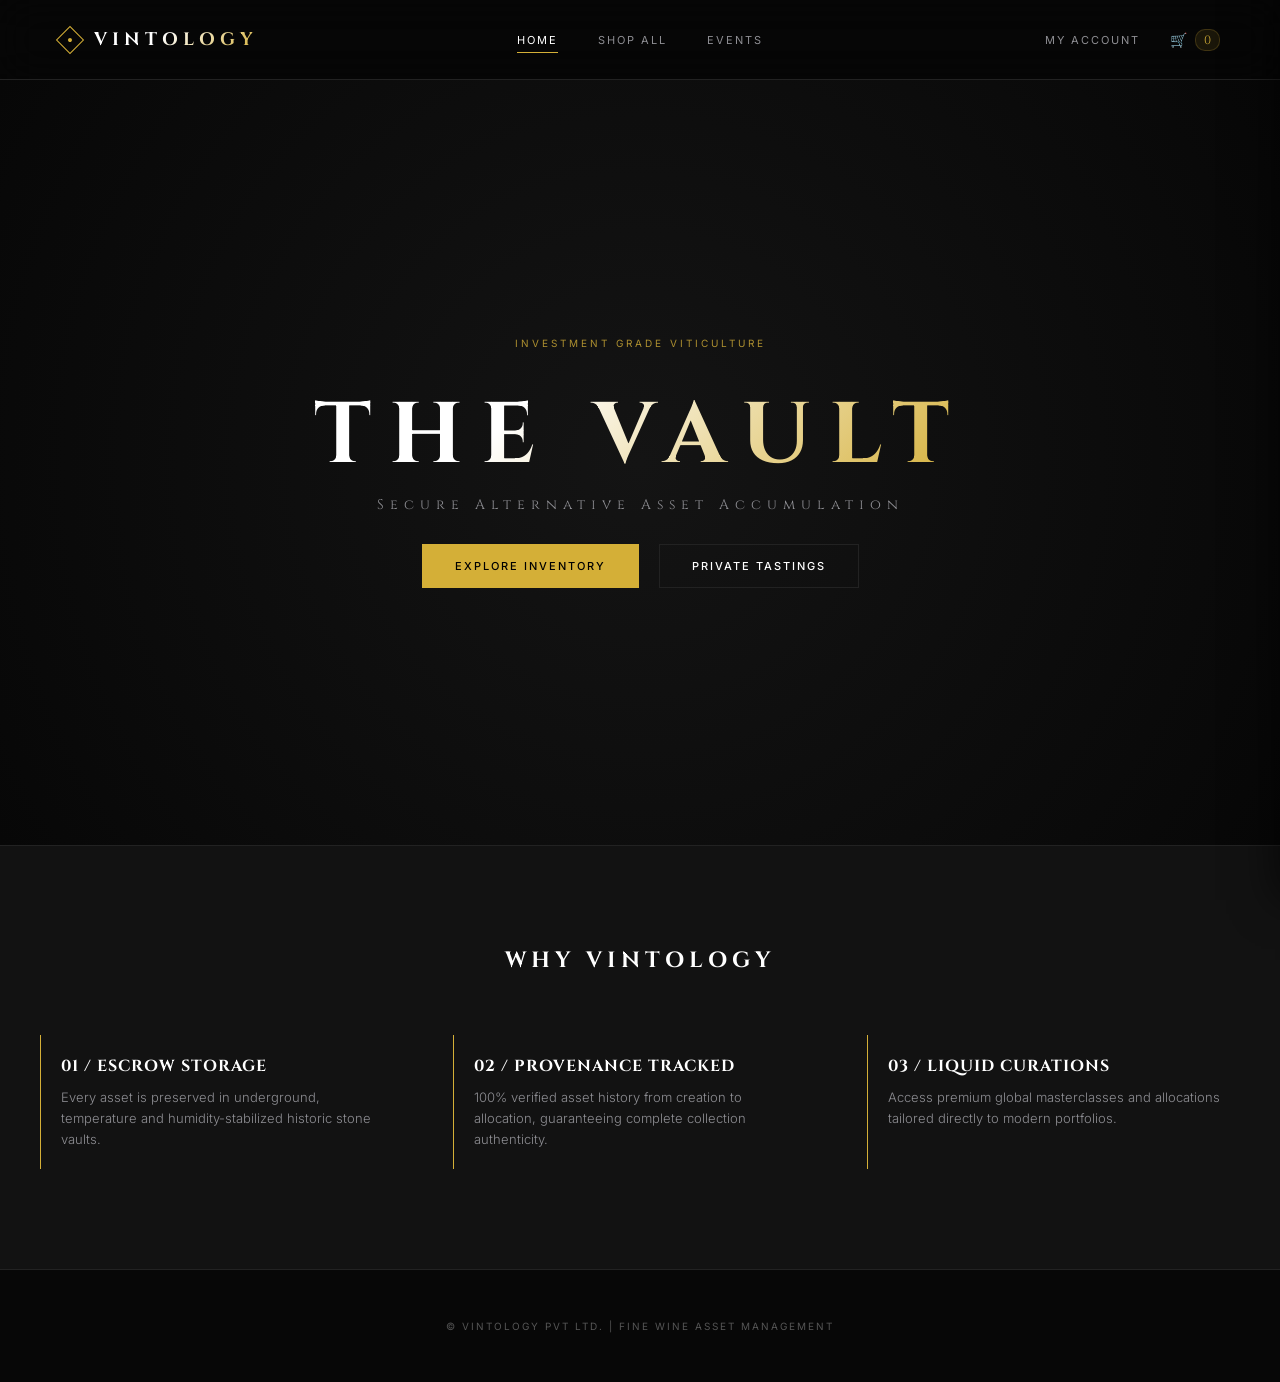
<file: index.html>
<!DOCTYPE html>
<html lang="en">
<head>
    <meta charset="UTF-8">
    <meta name="viewport" content="width=device-width, initial-scale=1.0">
    <title>Vintology | Fine Wine Asset Management</title>
    <link rel="stylesheet" href="css/style.css">
    <!-- Premium Google Fonts Integration -->
    <link rel="preconnect" href="https://fonts.googleapis.com">
    <link rel="preconnect" href="https://fonts.gstatic.com" crossorigin>
    <link href="https://fonts.googleapis.com/css2?family=Cinzel:wght@400;500;700&family=Inter:wght@300;400;500&display=swap" rel="stylesheet">
</head>
<body>

    <!-- Balanced Global Axis Navigation Header -->
    <header class="main-header">
        <a href="index.html" class="logo-container">
            <div class="brand-logo-icon"></div>
            <span class="brand-title">Vintology</span>
        </a>
        <nav class="nav-links">
            <a href="index.html" class="active">Home</a>
            <a href="shop.html">Shop All</a>
            <a href="events.html">Events</a>
        </nav>
        <div class="header-actions">
            <a href="#" class="account-link">My Account</a>
            <div class="cart-icon">
                <span>🛒</span>
                <span class="cart-count">0</span>
            </div>
        </div>
    </header>

    <!-- Cinematic Hero Intro Section -->
    <section class="hero-section" style="min-height: 85vh;">
        <div class="hero-content">
            <p>Investment Grade Viticulture</p>
            <h1 class="hero-brand-title">THE VAULT</h1>
            <h2>Secure Alternative Asset Accumulation</h2>
            <div class="hero-buttons">
                <a href="shop.html" class="btn btn-primary">Explore Inventory</a>
                <a href="events.html" class="btn btn-secondary">Private Tastings</a>
            </div>
        </div>
    </section>

    <!-- Editorial Brand Statement Highlights -->
    <section class="featured-section" style="background-color: var(--bg-charcoal); border-top: 1px solid var(--border-subtle);">
        <h3 class="section-title">Why Vintology</h3>
        <div style="display: grid; grid-template-columns: repeat(auto-fit, minmax(280px, 1fr)); gap: 40px; max-width: 1200px; margin: 0 auto;">
            
            <div style="padding: 20px; border-left: 1px solid var(--accent-gold);">
                <h4 style="font-family: var(--font-serif); font-size: 16px; margin-bottom: 10px; letter-spacing: 1px;">01 / ESCROW STORAGE</h4>
                <p style="color: var(--text-muted); font-size: 13px; line-height: 1.6; font-weight: 300;">Every asset is preserved in underground, temperature and humidity-stabilized historic stone vaults.</p>
            </div>

            <div style="padding: 20px; border-left: 1px solid var(--accent-gold);">
                <h4 style="font-family: var(--font-serif); font-size: 16px; margin-bottom: 10px; letter-spacing: 1px;">02 / PROVENANCE TRACKED</h4>
                <p style="color: var(--text-muted); font-size: 13px; line-height: 1.6; font-weight: 300;">100% verified asset history from creation to allocation, guaranteeing complete collection authenticity.</p>
            </div>

            <div style="padding: 20px; border-left: 1px solid var(--accent-gold);">
                <h4 style="font-family: var(--font-serif); font-size: 16px; margin-bottom: 10px; letter-spacing: 1px;">03 / LIQUID CURATIONS</h4>
                <p style="color: var(--text-muted); font-size: 13px; line-height: 1.6; font-weight: 300;">Access premium global masterclasses and allocations tailored directly to modern portfolios.</p>
            </div>

        </div>
    </section>

    <!-- Slide-Out Luxury Cart Drawer Component -->
    <div id="cartDrawer" class="cart-drawer">
        <div class="drawer-header">
            <h3>YOUR SELECTION</h3>
            <button class="close-drawer-btn" onclick="toggleCartDrawer()">✕</button>
        </div>
        <div id="cartItemsContainer" class="drawer-content">
            <div class="empty-cart-message">The acquisition vault is currently vacant.</div>
        </div>
        <div class="drawer-footer">
            <div class="summary-row">
                <span>TOTAL VALUE</span>
                <span id="cartTotalDisplay">$0.00</span>
            </div>
            <button class="btn btn-primary checkout-btn" onclick="secureCheckout()">PROCEED TO ACQUISITION</button>
        </div>
    </div>
    <div id="drawerOverlay" class="drawer-overlay" onclick="toggleCartDrawer()"></div>

    <!-- Global Cohesive Footer -->
    <footer class="main-footer">
        <div>© VINTOLOGY PVT LTD. | FINE WINE ASSET MANAGEMENT</div>
</footer>

<script src="js/db.js"></script>

<script src="js/cart-system.js"></script>
</body>
</html>
</file>
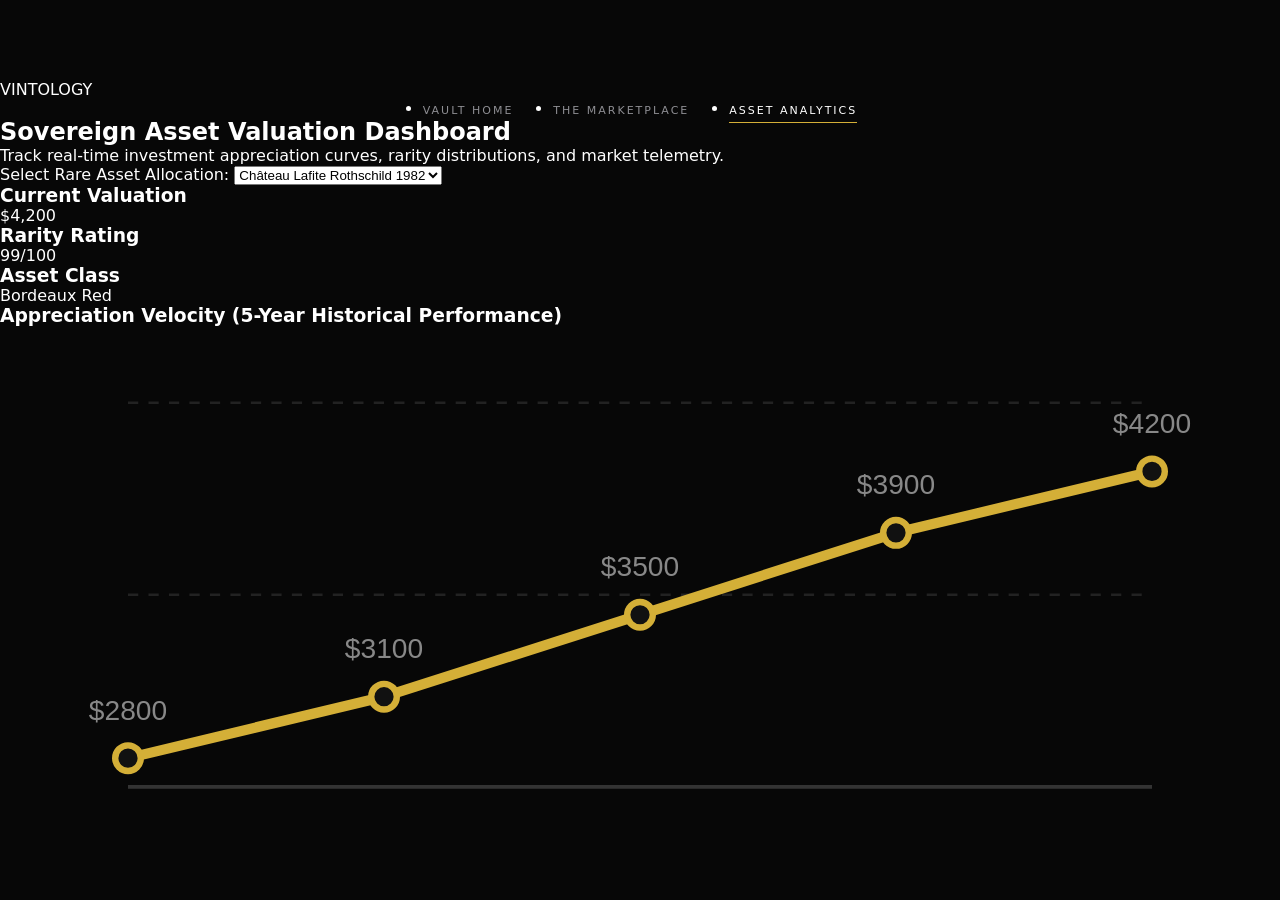
<file: analytics.html>
<!DOCTYPE html>
<html lang="en">
<head>
    <meta charset="UTF-8">
    <meta name="viewport" content="width=device-width, initial-scale=1.0">
    <title>Vintology | Asset Analytics</title>
    <link rel="stylesheet" href="css/style.css">
</head>
<body class="analytics-body">

    <header>
        <nav class="navbar">
            <div class="logo">VINTOLOGY</div>
            <ul class="nav-links">
                <li><a href="index.html">Vault Home</a></li>
                <li><a href="shop.html">The Marketplace</a></li>
                <li><a href="analytics.html" class="active">Asset Analytics</a></li>
            </ul>
        </nav>
    </header>

    <main class="dashboard-container">
        
        <section class="dashboard-header">
            <h1>Sovereign Asset Valuation Dashboard</h1>
            <p>Track real-time investment appreciation curves, rarity distributions, and market telemetry.</p>
        </section>

        <section class="control-panel">
            <label for="wine-selector">Select Rare Asset Allocation:</label>
            <select id="wine-selector">
                </select>
        </section>

        <section class="analytics-grid">
            
            <div class="stat-card">
                <h3>Current Valuation</h3>
                <p id="stat-price">$0.00</p>
            </div>
            <div class="stat-card">
                <h3>Rarity Rating</h3>
                <p id="stat-rarity">-- / 100</p>
            </div>
            <div class="stat-card">
                <h3>Asset Class</h3>
                <p id="stat-category">Loading...</p>
            </div>

            <div class="graph-frame">
                <h3>Appreciation Velocity (5-Year Historical Performance)</h3>
                <div class="svg-container">
                    <svg id="analytics-chart" viewBox="0 0 500 200" style="width: 100%; height: 100%;">
                        </svg>
                </div>
            </div>

        </section>
    </main>

    <script src="js/db.js"></script>
    <script src="js/analytics-engine.js"></script>
</body>
</html>
</file>
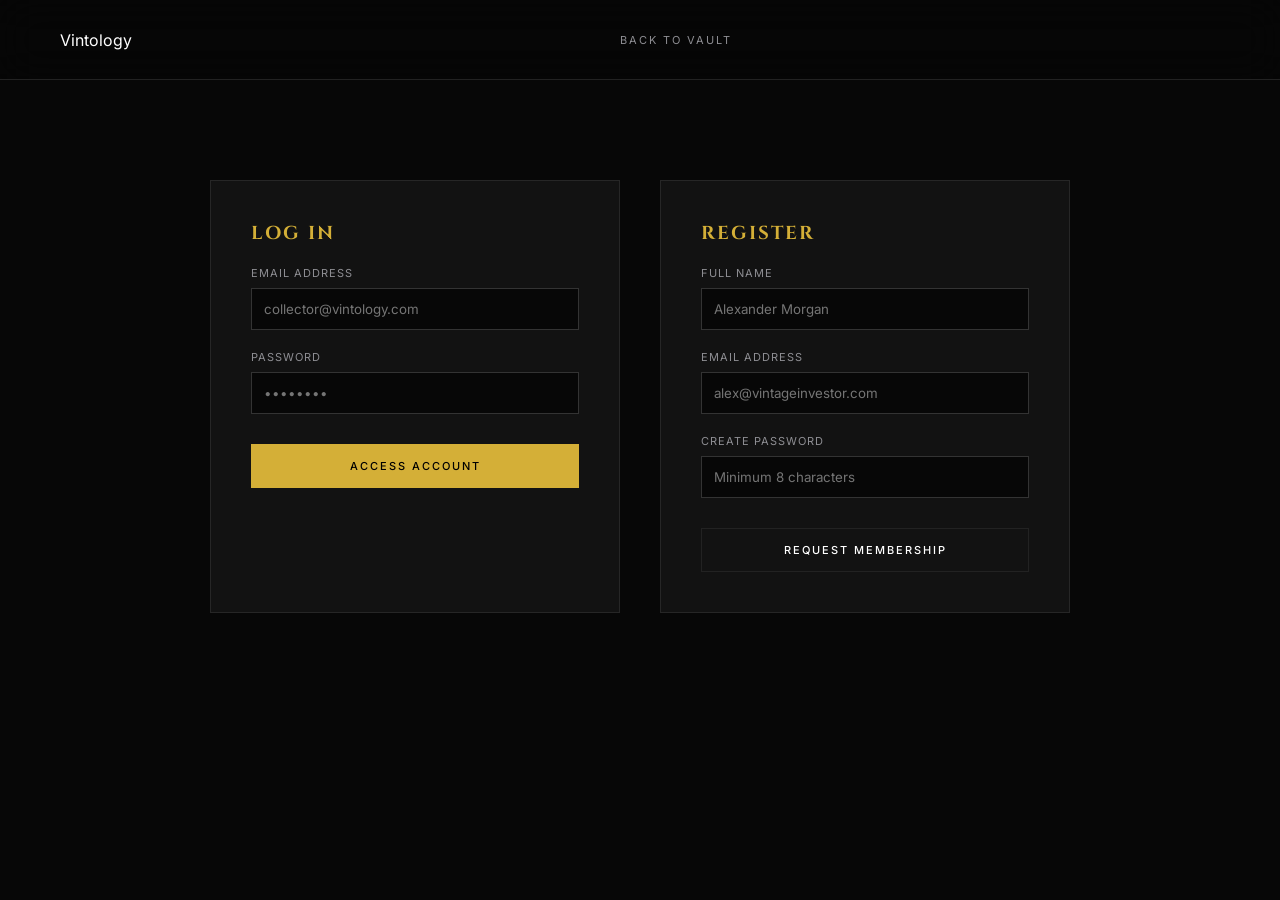
<file: auth.html>
<!DOCTYPE html>
<html lang="en">
<head>
    <meta charset="UTF-8">
    <meta name="viewport" content="width=device-width, initial-scale=1.0">
    <title>Collector Authentication | Vintology</title>
    <link rel="stylesheet" href="css/style.css">
    <link href="https://fonts.googleapis.com/css2?family=Cinzel:wght@600&family=Inter:wght@300;400&display=swap" rel="stylesheet">
    <style>
        .auth-container {
            max-width: 900px;
            margin: 80px auto;
            display: grid;
            grid-template-columns: 1fr 1fr;
            gap: 40px;
            padding: 20px;
        }
        .auth-box {
            background-color: var(--bg-charcoal);
            border: 1px solid #262626;
            padding: 40px;
        }
        .auth-box h3 {
            font-family: var(--font-serif);
            color: var(--accent-gold);
            margin-bottom: 20px;
            letter-spacing: 2px;
        }
        .form-group {
            margin-bottom: 20px;
        }
        .form-group label {
            display: block;
            font-size: 11px;
            text-transform: uppercase;
            color: var(--text-muted);
            margin-bottom: 8px;
            letter-spacing: 1px;
        }
        .form-group input {
            width: 100%;
            padding: 12px;
            background-color: var(--bg-obsidian);
            border: 1px solid #333;
            color: white;
            font-family: var(--font-sans);
        }
        .form-group input:focus {
            border-color: var(--accent-gold);
            outline: none;
        }
        .auth-btn { width: 100%; margin: 10px 0 0 0; }
    </style>
</head>
<body>

    <header class="main-header">
        <div class="logo">Vintology</div>
        <nav class="nav-links"><a href="index.html">Back to Vault</a></nav>
    </header>

    <main class="auth-container">
        <div class="auth-box">
            <h3>LOG IN</h3>
            <form onsubmit="alert('Welcome back, Collector.'); return false;">
                <div class="form-group">
                    <label>Email Address</label>
                    <input type="email" required placeholder="collector@vintology.com">
                </div>
                <div class="form-group">
                    <label>Password</label>
                    <input type="password" required placeholder="••••••••">
                </div>
                <button type="submit" class="btn btn-primary auth-btn">ACCESS ACCOUNT</button>
            </form>
        </div>

        <div class="auth-box" style="border-left: 1px solid #262626;">
            <h3>REGISTER</h3>
            <form onsubmit="alert('Membership requested. Verification email sent.'); return false;">
                <div class="form-group">
                    <label>Full Name</label>
                    <input type="text" required placeholder="Alexander Morgan">
                </div>
                <div class="form-group">
                    <label>Email Address</label>
                    <input type="email" required placeholder="alex@vintageinvestor.com">
                </div>
                <div class="form-group">
                    <label>Create Password</label>
                    <input type="password" required placeholder="Minimum 8 characters">
                </div>
                <button type="submit" class="btn btn-secondary auth-btn">REQUEST MEMBERSHIP</button>
            </form>
        </div>
    </main>

</body>
</html>
</file>
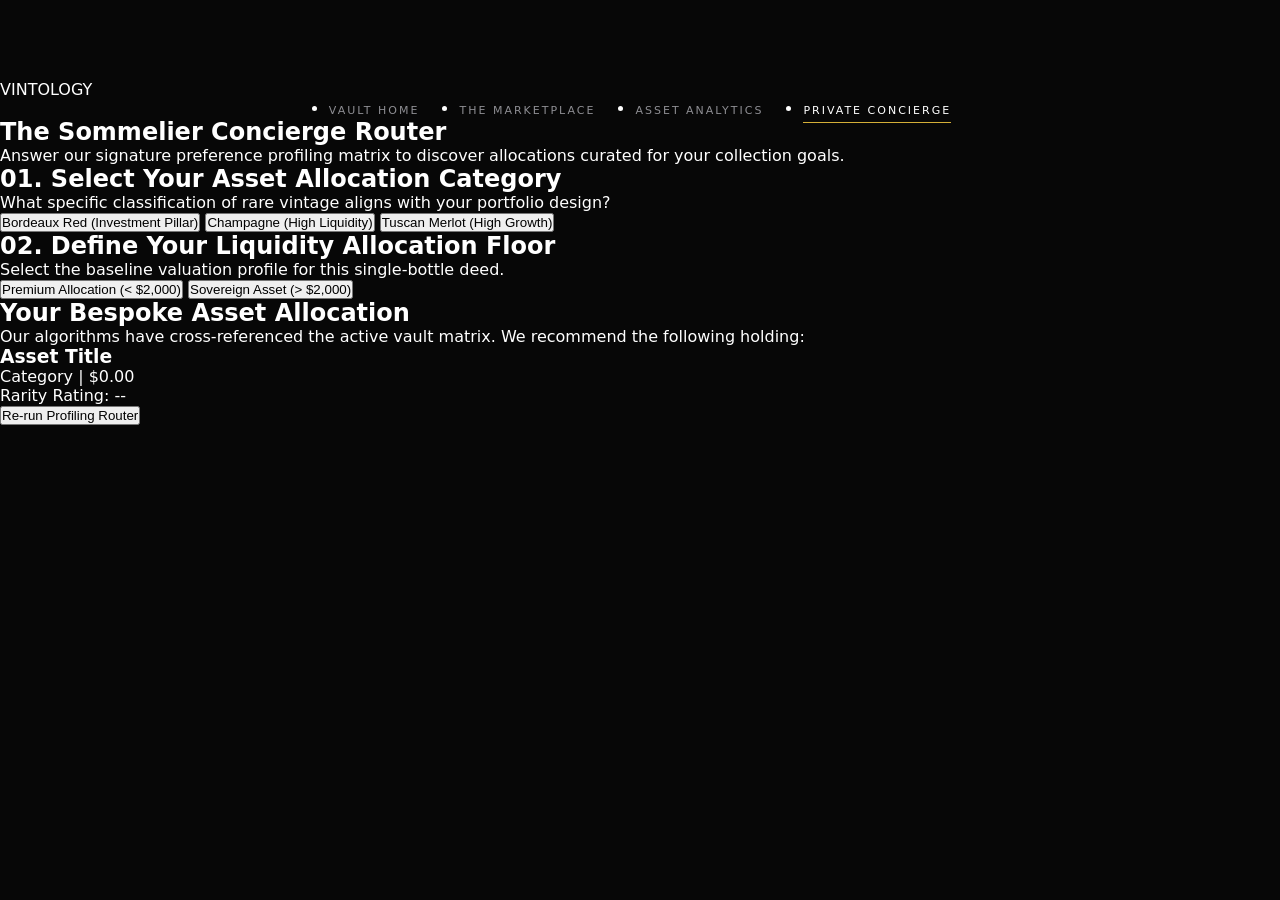
<file: concierge.html>
<!DOCTYPE html>
<html lang="en">
<head>
    <meta charset="UTF-8">
    <meta name="viewport" content="width=device-width, initial-scale=1.0">
    <title>Vintology | Private Concierge</title>
    <link rel="stylesheet" href="css/style.css">
</head>
<body class="concierge-body">

    <header>
        <nav class="navbar">
            <div class="logo">VINTOLOGY</div>
            <ul class="nav-links">
                <li><a href="index.html">Vault Home</a></li>
                <li><a href="shop.html">The Marketplace</a></li>
                <li><a href="analytics.html">Asset Analytics</a></li>
                <li><a href="concierge.html" class="active">Private Concierge</a></li>
            </ul>
        </nav>
    </header>

    <main class="concierge-container">
        
        <section class="concierge-header">
            <h1>The Sommelier Concierge Router</h1>
            <p>Answer our signature preference profiling matrix to discover allocations curated for your collection goals.</p>
        </section>

        <section class="quiz-card" id="quiz-card">
            
            <div class="quiz-step" id="step-1">
                <h2>01. Select Your Asset Allocation Category</h2>
                <p>What specific classification of rare vintage aligns with your portfolio design?</p>
                <div class="quiz-options">
                    <button class="quiz-btn" data-key="category" data-value="Bordeaux Red">Bordeaux Red (Investment Pillar)</button>
                    <button class="quiz-btn" data-key="category" data-value="Champagne">Champagne (High Liquidity)</button>
                    <button class="quiz-btn" data-key="category" data-value="Tuscan Merlot">Tuscan Merlot (High Growth)</button>
                </div>
            </div>

            <div class="quiz-step hidden" id="step-2">
                <h2>02. Define Your Liquidity Allocation Floor</h2>
                <p>Select the baseline valuation profile for this single-bottle deed.</p>
                <div class="quiz-options">
                    <button class="quiz-btn" data-key="budget" data-value="elite">Premium Allocation (< $2,000)</button>
                    <button class="quiz-btn" data-key="budget" data-value="sovereign">Sovereign Asset (> $2,000)</button>
                </div>
            </div>

            <div class="quiz-step hidden" id="concierge-result">
                <h2>Your Bespoke Asset Allocation</h2>
                <p>Our algorithms have cross-referenced the active vault matrix. We recommend the following holding:</p>
                
                <div class="recommendation-display">
                    <h3 id="rec-title">Asset Title</h3>
                    <div class="rec-meta">
                        <span id="rec-cat">Category</span> | <span id="rec-price">$0.00</span>
                    </div>
                    <p id="rec-rarity">Rarity Rating: --</p>
                </div>

                <button class="restart-btn" id="restart-quiz">Re-run Profiling Router</button>
            </div>

        </section>
    </main>

    <script src="js/db.js"></script>
    <script src="js/concierge-router.js"></script>
</body>
</html>
</file>
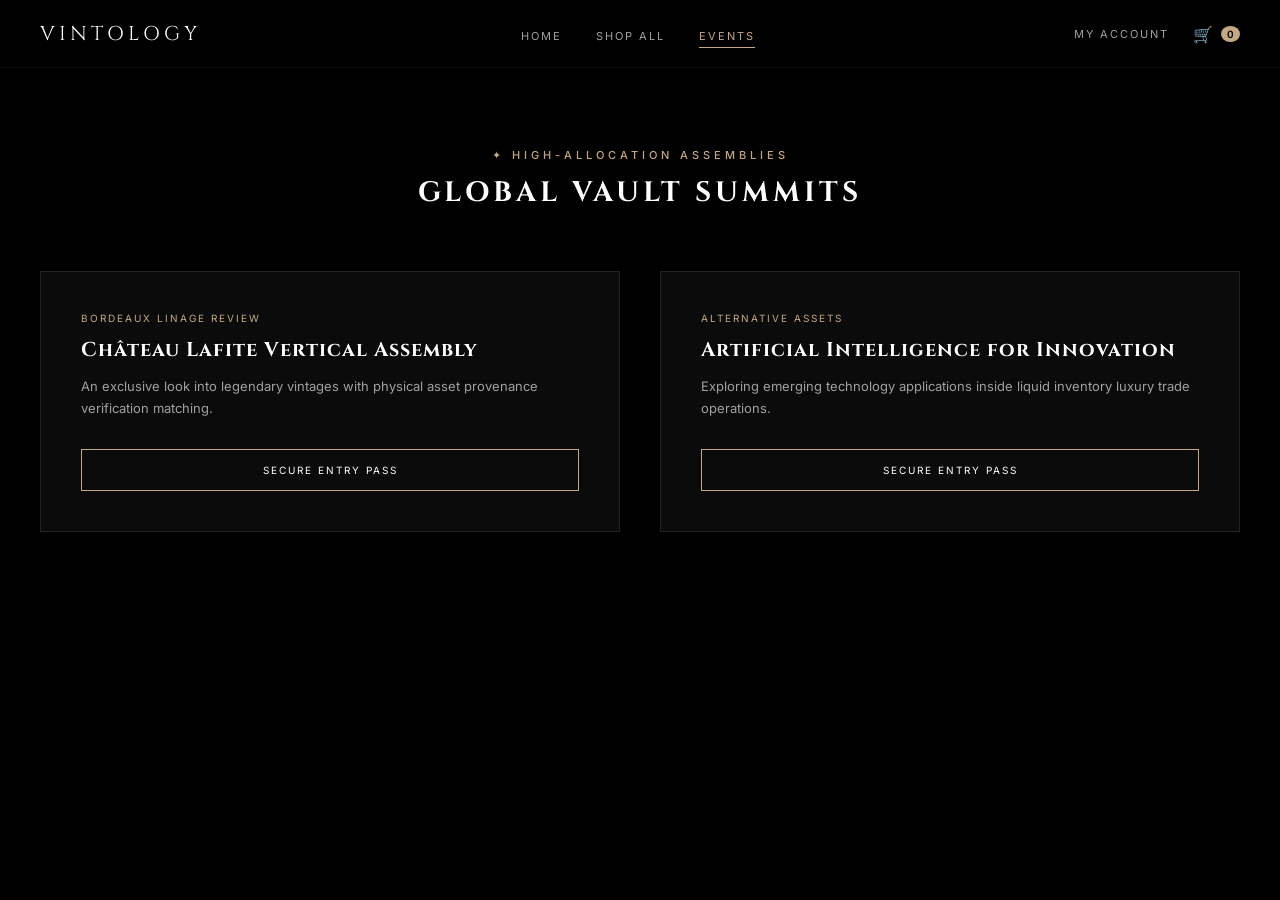
<file: events.html>
<!DOCTYPE html>
<html lang="en">
<head>
    <meta charset="UTF-8">
    <meta name="viewport" content="width=device-width, initial-scale=1.0">
    <title>Private Key Allocations | Vintology</title>
    <link rel="preconnect" href="https://fonts.googleapis.com">
    <link rel="preconnect" href="https://fonts.gstatic.com" crossorigin>
    <link href="https://fonts.googleapis.com/css2?family=Cinzel:wght=400;500;700&family=Inter:wght=300;400;500&display=swap" rel="stylesheet">
    <style>
        :root {
            --accent-gold: #c5a880;
            --text-muted: #a0a0a0;
        }
        body {
            background-color: #000;
            color: #fff;
            margin: 0;
            font-family: 'Inter', sans-serif;
        }
        .main-header {
            display: flex;
            justify-content: space-between;
            align-items: center;
            padding: 20px 40px;
            border-bottom: 1px solid rgba(255,255,255,0.05);
            background: #000;
        }
        .nav-links a {
            color: #a0a0a0;
            text-decoration: none;
            font-size: 11px;
            letter-spacing: 2px;
            text-transform: uppercase;
            margin: 0 15px;
        }
        .nav-links a.active {
            color: var(--accent-gold);
            border-bottom: 1px solid var(--accent-gold);
            padding-bottom: 4px;
        }
        .secure-btn {
            width: 100%;
            background: transparent;
            border: 1px solid var(--accent-gold);
            color: #fff;
            padding: 14px;
            font-size: 10px;
            letter-spacing: 2px;
            text-transform: uppercase;
            cursor: pointer;
            font-family: inherit;
            transition: all 0.3s;
        }
        .secure-btn:hover {
            background-color: var(--accent-gold);
            color: #000;
        }
    </style>
</head>
<body>

    <!-- MAIN HEADER -->
    <header class="main-header">
        <a href="index.html" style="text-decoration: none; color: #fff;">
            <span style="font-family: 'Cinzel', serif; font-size: 20px; letter-spacing: 4px; text-transform: uppercase;">Vintology</span>
        </a>
        <nav class="nav-links">
            <a href="index.html">Home</a>
            <a href="shop.html">Shop All</a>
            <a href="events.html" class="active">Events</a>
        </nav>
        <div style="display: flex; align-items: center; gap: 24px;">
            <a href="#" onclick="event.preventDefault(); toggleAccountDrawer();" style="color: #a0a0a0; text-decoration: none; font-size: 11px; letter-spacing: 2px; text-transform: uppercase;">My Account</a>
            <div onclick="toggleCartDrawer()" style="cursor: pointer; display: flex; align-items: center; gap: 8px;">
                <span>🛒</span>
                <span style="background: var(--accent-gold); color: #000; font-size: 10px; font-weight: 600; padding: 2px 6px; border-radius: 50%;">0</span>
            </div>
        </div>
    </header>

    <!-- MAIN EVENT CARDS CONTAINER -->
    <main style="padding: 80px 0; min-height: 70vh;">
        <div style="text-align: center; margin-bottom: 60px;">
            <div style="font-size: 11px; letter-spacing: 4px; color: var(--accent-gold); text-transform: uppercase; margin-bottom: 12px; font-weight: 500;">✦ High-Allocation Assemblies</div>
            <h3 style="font-family: 'Cinzel', serif; font-size: 28px; letter-spacing: 4px; margin: 0; color: #fff;">GLOBAL VAULT SUMMITS</h3>
        </div>

        <div style="max-width: 1200px; margin: 0 auto; padding: 0 20px; display: grid; grid-template-columns: repeat(auto-fit, minmax(380px, 1fr)); gap: 40px;">
            
            <!-- Event 1 -->
            <div style="background-color: #0b0b0b; border: 1px solid rgba(197, 168, 128, 0.15); padding: 40px; display: flex; flex-direction: column; justify-content: space-between; gap: 30px;">
                <div>
                    <div style="font-size: 10px; color: var(--accent-gold); letter-spacing: 2px; text-transform: uppercase; margin-bottom: 12px;">Bordeaux Linage Review</div>
                    <h4 style="font-family: 'Cinzel', serif; font-size: 20px; margin: 0 0 12px 0; color: #fff; letter-spacing: 1px;">Château Lafite Vertical Assembly</h4>
                    <p style="font-size: 13px; color: var(--text-muted); line-height: 1.7; margin: 0;">An exclusive look into legendary vintages with physical asset provenance verification matching.</p>
                </div>
                <button class="secure-btn" onclick="openPassTerminal('Château Lafite Vertical Assembly')">SECURE ENTRY PASS</button>
            </div>

            <!-- Event 2 -->
            <div style="background-color: #0b0b0b; border: 1px solid rgba(197, 168, 128, 0.15); padding: 40px; display: flex; flex-direction: column; justify-content: space-between; gap: 30px;">
                <div>
                    <div style="font-size: 10px; color: var(--accent-gold); letter-spacing: 2px; text-transform: uppercase; margin-bottom: 12px;">Alternative Assets</div>
                    <h4 style="font-family: 'Cinzel', serif; font-size: 20px; margin: 0 0 12px 0; color: #fff; letter-spacing: 1px;">Artificial Intelligence for Innovation</h4>
                    <p style="font-size: 13px; color: var(--text-muted); line-height: 1.7; margin: 0;">Exploring emerging technology applications inside liquid inventory luxury trade operations.</p>
                </div>
                <button class="secure-btn" onclick="openPassTerminal('Artificial Intelligence for Innovation')">SECURE ENTRY PASS</button>
            </div>

        </div>
    </main>

    <!-- REGISTRATION PHASE OVERLAY FORM -->
    <div id="passOverlay" style="position: fixed; top: 0; left: 0; width: 100vw; height: 100vh; background: rgba(0,0,0,0.85); backdrop-filter: blur(8px); z-index: 3000; display: none; justify-content: center; align-items: center;">
        <div style="background: #0b0b0b; border: 1px solid var(--accent-gold); padding: 40px; width: 450px; max-width: 90%; position: relative; box-shadow: 0 20px 50px rgba(0,0,0,0.9);">
            <button onclick="closePassTerminal()" style="position: absolute; top: 20px; right: 20px; background: none; border: none; color: var(--accent-gold); font-size: 18px; cursor: pointer;">✕</button>
            
            <div style="text-align: center; margin-bottom: 24px;">
                <div style="font-size: 10px; letter-spacing: 3px; color: var(--accent-gold); text-transform: uppercase; margin-bottom: 8px;">Secure Ledger Registration</div>
                <h4 id="targetEventTitle" style="font-family: 'Cinzel', serif; font-size: 18px; color: #fff; margin: 0; letter-spacing: 1px;">EVENT TITLE</h4>
            </div>

            <form id="passRegistrationForm" onsubmit="processPassAllocation(event)" style="display: flex; flex-direction: column; gap: 20px;">
                <div>
                    <label style="display: block; font-size: 11px; color: var(--text-muted); text-transform: uppercase; letter-spacing: 1px; margin-bottom: 8px;">Name</label>
                    <input type="text" id="regName" required style="width: 100%; background: #111; border: 1px solid #222; padding: 12px; color: #fff; font-family: inherit; font-size: 13px; outline: none; box-sizing: border-box;" placeholder="Vansh Dave">
                </div>
                <div>
                    <label style="display: block; font-size: 11px; color: var(--text-muted); text-transform: uppercase; letter-spacing: 1px; margin-bottom: 8px;">Email</label>
                    <input type="email" id="regEmail" required style="width: 100%; background: #111; border: 1px solid #222; padding: 12px; color: #fff; font-family: inherit; font-size: 13px; outline: none; box-sizing: border-box;" placeholder="collector@vintology.com">
                </div>
                <div>
                    <label style="display: block; font-size: 11px; color: var(--text-muted); text-transform: uppercase; letter-spacing: 1px; margin-bottom: 8px;">Password of Email</label>
                    <input type="password" id="regPassword" required style="width: 100%; background: #111; border: 1px solid #222; padding: 12px; color: #fff; font-family: inherit; font-size: 13px; outline: none; box-sizing: border-box;" placeholder="••••••••">
                </div>
                <button type="submit" style="width: 100%; background: var(--accent-gold); border: 1px solid var(--accent-gold); color: #000; padding: 14px; font-family: inherit; font-size: 11px; font-weight: 600; letter-spacing: 2px; text-transform: uppercase; cursor: pointer; transition: all 0.3s;">AUTHORIZE PASS ENCRYPTION</button>
            </form>

            <div id="passSuccessReceipt" style="display: none; text-align: center; flex-direction: column; gap: 20px; padding: 20px 0;">
                <div style="font-size: 40px; color: var(--accent-gold);">🔒</div>
                <h5 style="font-family: 'Cinzel', serif; font-size: 20px; color: #fff; margin: 0; letter-spacing: 1px;">PASS SECURED</h5>
                <p style="font-size: 13px; color: var(--text-muted); line-height: 1.6; margin: 0;">Your configuration has been updated in the operational matrix register.</p>
                <div style="background: #111; border: 1px solid rgba(197, 168, 128, 0.2); padding: 15px; font-family: monospace; font-size: 12px; color: var(--accent-gold); letter-spacing: 1px;">
                    ACCESS CODE: <span id="generatedPassKey">VNTG-XXXX-XXXX</span>
                </div>
            </div>
        </div>
    </div>

    <!-- UTILITY OVERLAY DRAWER ACCENTS -->
    <div id="accountDrawer" style="position: fixed; top: 0; right: -450px; width: 400px; max-width: 100%; height: 100vh; background-color: #0b0b0b; border-left: 1px solid rgba(197, 168, 128, 0.2); z-index: 2000; transition: right 0.4s ease; display: flex; flex-direction: column; justify-content: space-between;">
        <div style="padding: 30px 24px; border-bottom: 1px solid rgba(255,255,255,0.05); display: flex; justify-content: space-between; align-items: center;">
            <h3 style="font-family: 'Cinzel', serif; font-size: 14px; letter-spacing: 3px; color: #fff; margin: 0;">CREDENTIAL VERIFICATION</h3>
            <button onclick="toggleAccountDrawer()" style="background: none; border: none; color: var(--accent-gold); font-size: 18px; cursor: pointer;">✕</button>
        </div>
        <div style="padding: 40px 24px; flex-grow: 1;">
            <p style="text-align: center; color: var(--text-muted); font-size: 13px;">Secure Portal Online.</p>
        </div>
    </div>

    <div id="cartDrawer" style="position: fixed; top: 0; right: -450px; width: 400px; max-width: 100%; height: 100vh; background-color: #0b0b0b; border-left: 1px solid rgba(197, 168, 128, 0.2); z-index: 2000; transition: right 0.4s ease; display: flex; flex-direction: column; justify-content: space-between;">
        <div style="padding: 30px 24px; border-bottom: 1px solid rgba(255,255,255,0.05); display: flex; justify-content: space-between; align-items: center;">
            <h3 style="font-family: 'Cinzel', serif; font-size: 14px; letter-spacing: 3px; color: #fff; margin: 0;">ASSET MANIFEST</h3>
            <button onclick="toggleCartDrawer()" style="background: none; border: none; color: var(--accent-gold); font-size: 18px; cursor: pointer;">✕</button>
        </div>
        <div style="padding: 24px; flex-grow: 1; text-align: center; color: var(--text-muted); font-size: 13px;">Manifest is empty.</div>
    </div>

    <!-- INLINE SECURE ACTION SCRIPT CONTROLLER -->
    <script>
        function openPassTerminal(eventName) {
            document.getElementById('targetEventTitle').textContent = eventName.toUpperCase();
            document.getElementById('passRegistrationForm').style.display = 'flex';
            document.getElementById('passSuccessReceipt').style.display = 'none';
            document.getElementById('passOverlay').style.display = 'flex';
        }

        function closePassTerminal() {
            document.getElementById('passOverlay').style.display = 'none';
        }

        function processPassAllocation(event) {
            event.preventDefault();
            const uniqueKey = 'VNTG-' + Math.floor(1000 + Math.random() * 9000) + '-' + Math.floor(1000 + Math.random() * 9000);
            document.getElementById('passRegistrationForm').style.display = 'none';
            document.getElementById('generatedPassKey').textContent = uniqueKey;
            document.getElementById('passSuccessReceipt').style.display = 'flex';
        }

        function toggleCartDrawer() {
            var cart = document.getElementById('cartDrawer');
            cart.style.right = (cart.style.right === "0px") ? "-450px" : "0px";
        }

        function toggleAccountDrawer() {
            var acc = document.getElementById('accountDrawer');
            acc.style.right = (acc.style.right === "0px") ? "-450px" : "0px";
        }
    </script>
</body>
</html>
</file>
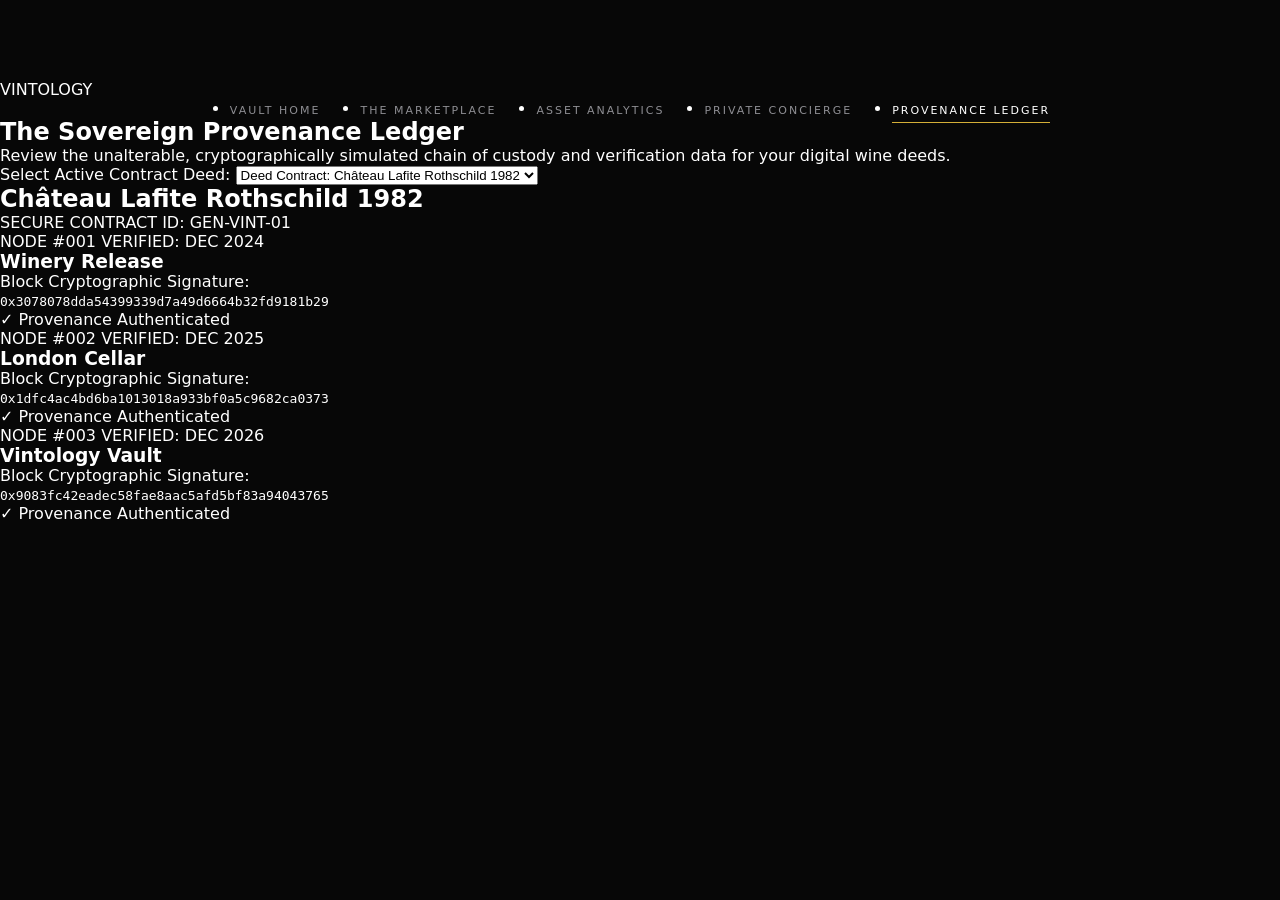
<file: ledger.html>
<!DOCTYPE html>
<html lang="en">
<head>
    <meta charset="UTF-8">
    <meta name="viewport" content="width=device-width, initial-scale=1.0">
    <title>Vintology | Provenance Ledger</title>
    <link rel="stylesheet" href="css/style.css">
</head>
<body class="ledger-body">

    <header>
        <nav class="navbar">
            <div class="logo">VINTOLOGY</div>
            <ul class="nav-links">
                <li><a href="index.html">Vault Home</a></li>
                <li><a href="shop.html">The Marketplace</a></li>
                <li><a href="analytics.html">Asset Analytics</a></li>
                <li><a href="concierge.html">Private Concierge</a></li>
                <li><a href="ledger.html" class="active">Provenance Ledger</a></li>
            </ul>
        </nav>
    </header>

    <main class="ledger-container">
        
        <section class="ledger-header">
            <h1>The Sovereign Provenance Ledger</h1>
            <p>Review the unalterable, cryptographically simulated chain of custody and verification data for your digital wine deeds.</p>
        </section>

        <section class="control-panel">
            <label for="ledger-selector">Select Active Contract Deed:</label>
            <select id="ledger-selector">
                </select>
        </section>

        <section class="timeline-frame">
            <div class="asset-meta-header">
                <h2 id="ledger-asset-name">Asset Name</h2>
                <div id="ledger-asset-id" class="badge">BLOCKCHAIN DEED ID: --</div>
            </div>

            <div class="timeline-stream" id="timeline-stream">
                </div>
        </section>

    </main>

    <script src="js/db.js"></script>
    <script src="js/ledger-blockchain.js"></script>
</file>
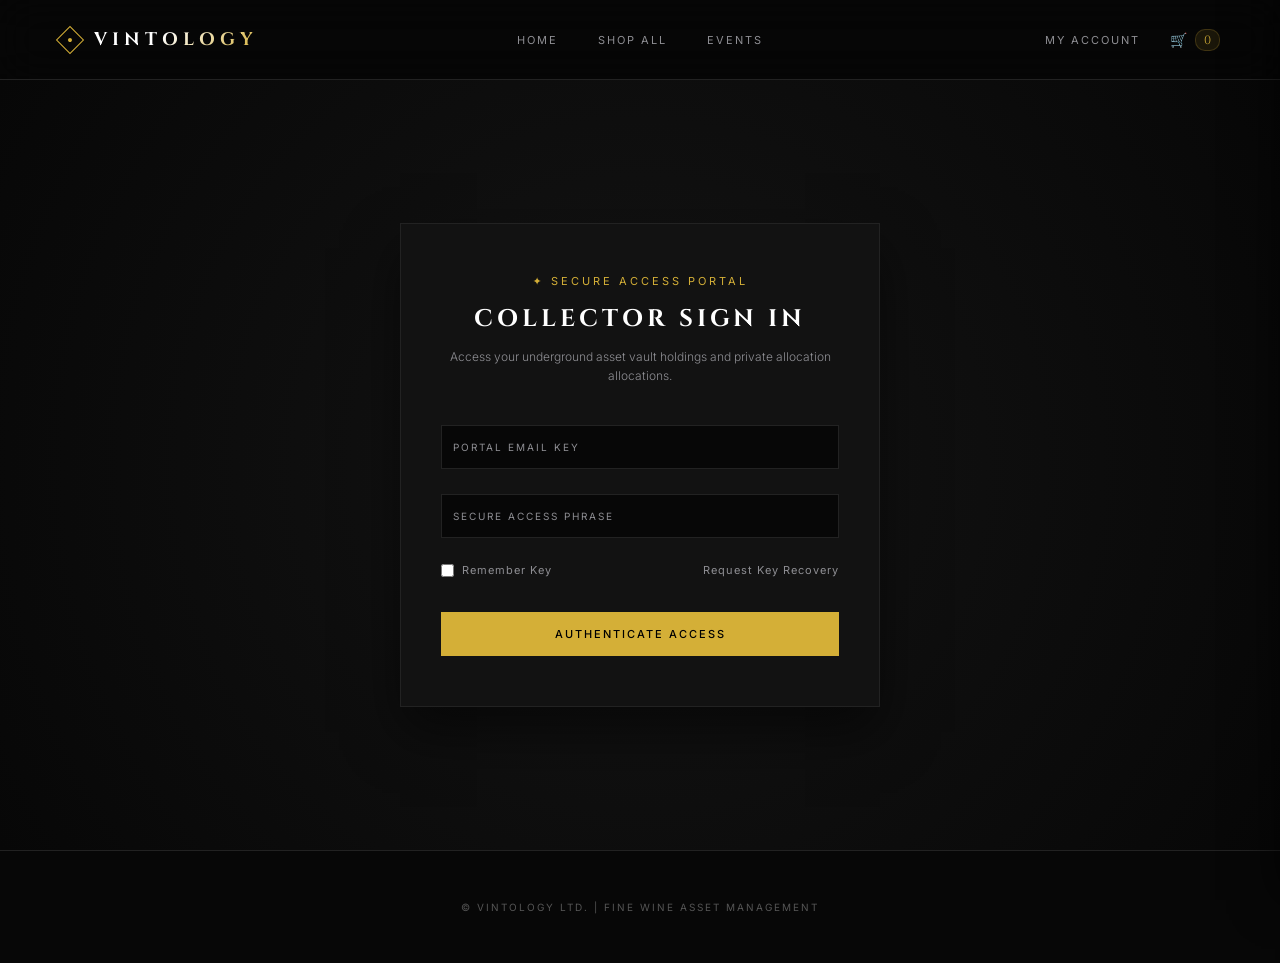
<file: login.html>
<!DOCTYPE html>
<html lang="en">
<head>
    <meta charset="UTF-8">
    <meta name="viewport" content="width=device-width, initial-scale=1.0">
    <title>Collector Portal | Vintology</title>
    <link rel="stylesheet" href="css/style.css">
    <!-- Premium Google Fonts Integration -->
    <link rel="preconnect" href="https://fonts.googleapis.com">
    <link rel="preconnect" href="https://fonts.gstatic.com" crossorigin>
    <link href="https://fonts.googleapis.com/css2?family=Cinzel:wght@400;500;700&family=Inter:wght@300;400;500&display=swap" rel="stylesheet">
</head>
<body>

    <!-- Balanced Global Axis Navigation Header -->
    <header class="main-header">
        <a href="index.html" class="logo-container">
            <div class="brand-logo-icon"></div>
            <span class="brand-title">Vintology</span>
        </a>
        <nav class="nav-links">
            <a href="index.html">Home</a>
            <a href="shop.html">Shop All</a>
            <a href="events.html">Events</a>
        </nav>
        <div class="header-actions">
            <a href="login.html" class="account-link active">My Account</a>
            <div class="cart-icon">
                <span>🛒</span>
                <span class="cart-count">0</span>
            </div>
        </div>
    </header>

    <!-- Centered Glassmorphic Authentication Screen -->
    <main class="hero-section" style="min-height: calc(100vh - 130px); padding: 40px 20px;">
        <div class="login-wrapper">
            <div class="provenance-tag">✦ Secure Access Portal</div>
            <h2 class="login-title">COLLECTOR SIGN IN</h2>
            <p class="login-subtitle">Access your underground asset vault holdings and private allocation allocations.</p>
            
            <form class="login-form" onsubmit="handlePortalAuth(event)">
                <div class="input-group">
                    <input type="email" id="authEmail" required placeholder=" ">
                    <label for="authEmail">PORTAL EMAIL KEY</label>
                </div>
                
                <div class="input-group">
                    <input type="password" id="authPassword" required placeholder=" ">
                    <label for="authPassword">SECURE ACCESS PHRASE</label>
                </div>

                <div class="auth-options">
                    <label class="remember-me">
                        <input type="checkbox"> <span>Remember Key</span>
                    </label>
                    <a href="#" class="forgot-link">Request Key Recovery</a>
                </div>

                <button type="submit" class="btn btn-primary login-submit-btn">AUTHENTICATE ACCESS</button>
            </form>
        </div>
    </main>

    <!-- Slide-Out Luxury Cart Drawer Component -->
    <div id="cartDrawer" class="cart-drawer">
        <div class="drawer-header">
            <h3>YOUR SELECTION</h3>
            <button class="close-drawer-btn" onclick="toggleCartDrawer()">✕</button>
        </div>
        <div id="cartItemsContainer" class="drawer-content">
            <div class="empty-cart-message">The acquisition vault is currently vacant.</div>
        </div>
        <div class="drawer-footer">
            <div class="summary-row">
                <span>TOTAL VALUE</span>
                <span id="cartTotalDisplay">$0.00</span>
            </div>
            <button class="btn btn-primary checkout-btn" onclick="secureCheckout()">PROCEED TO ACQUISITION</button>
        </div>
    </div>
    <div id="drawerOverlay" class="drawer-overlay" onclick="toggleCartDrawer()"></div>

    <!-- Global Cohesive Footer -->
    <footer class="main-footer">
        <div>© VINTOLOGY LTD. | FINE WINE ASSET MANAGEMENT</div>
    </footer>

    <!-- Connected Interface Logic Engines -->
    <script src="js/cart-system.js"></script>
    <script>
        function handlePortalAuth(event) {
            event.preventDefault();
            alert("🔒 Encrypted authentication token submitted to clearing server...");
        }
    </script>
</body>
</html>
</file>
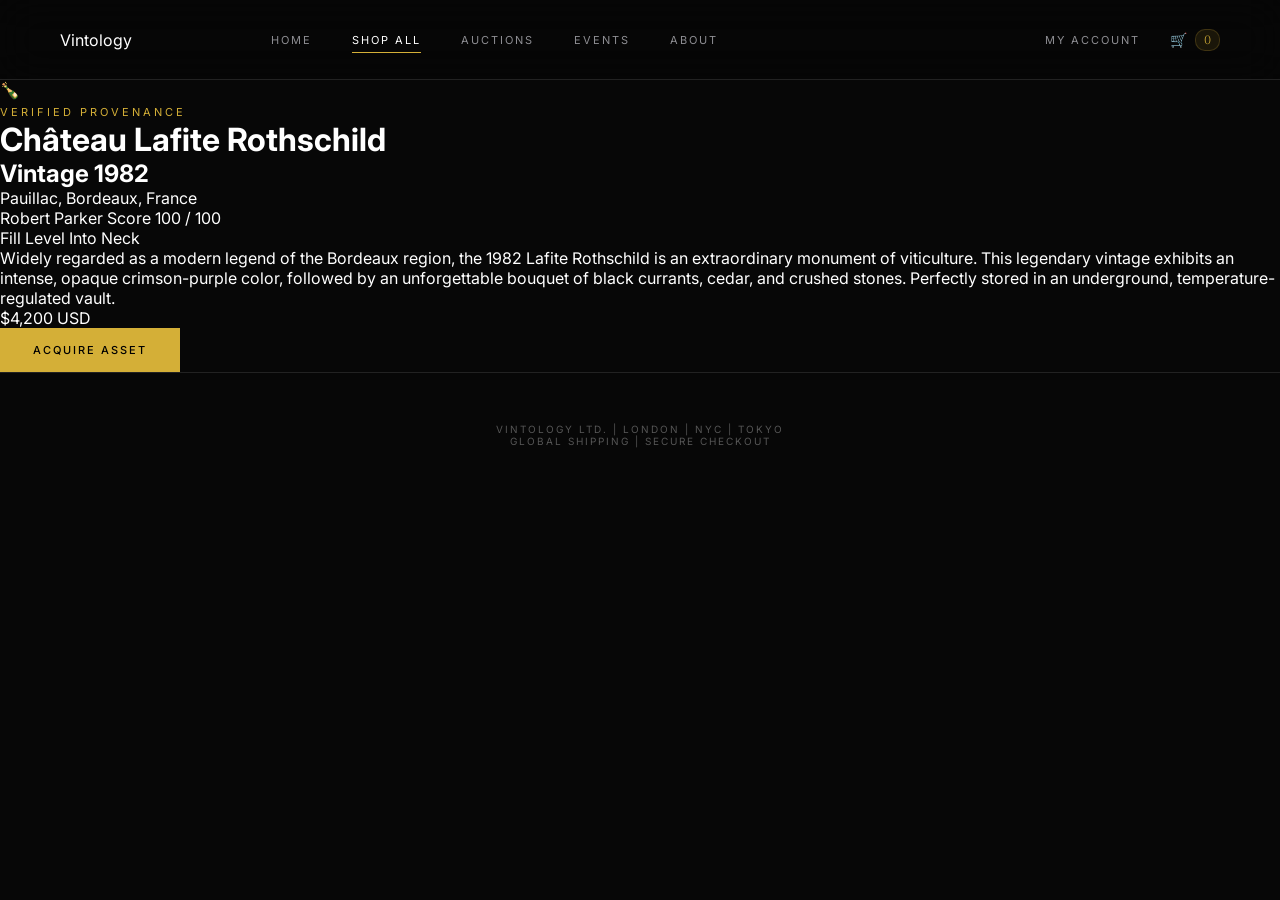
<file: product-page.html>
<!DOCTYPE html>
<html lang="en">
<head>
    <meta charset="UTF-8">
    <meta name="viewport" content="width=device-width, initial-scale=1.0">
    <title>Château Lafite Rothschild 1982 | Vintology</title>
    <link rel="stylesheet" href="css/style.css">
    <link rel="preconnect" href="https://fonts.googleapis.com">
    <link rel="preconnect" href="https://fonts.gstatic.com" crossorigin>
    <link href="https://fonts.googleapis.com/css2?family=Cinzel:wght@400;600;700&family=Inter:wght@300;400;500&display=swap" rel="stylesheet">
</head>
<body>

    <!-- Header Navigation -->
    <header class="main-header">
        <div class="logo">Vintology</div>
        <nav class="nav-links">
            <a href="index.html">Home</a>
            <a href="#" class="active">Shop All</a>
            <a href="#">Auctions</a>
            <a href="index.html#events">Events</a>
            <a href="#">About</a>
        </nav>
        <div class="header-actions">
            <a href="auth.html" class="account-link">My Account</a>
            <div class="cart-icon" style="cursor: pointer;" onclick="window.location.href='cart.html'">
                🛒 <span class="cart-count">0</span>
            </div>
        </div>
    </header>

    <!-- Narrative Product Layout -->
    <main class="product-narrative-container">
        <!-- Left Column: High-Res Fine Art Presentation -->
         <div class="product-visual-pane">
    <div class="showcase-frame">
        <span class="bottle-monograph">🍾</span>
    </div>
</div>

        <!-- Right Column: Investment Profile & History -->
        <div class="product-data-pane">
            <span class="provenance-tag">Verified Provenance</span>
            <h1 class="wine-title">Château Lafite Rothschild</h1>
            <h2 class="wine-vintage">Vintage 1982</h2>
            <p class="wine-region">Pauillac, Bordeaux, France</p>

            <div class="investment-metrics">
                <div class="metric">
                    <span class="metric-label">Robert Parker Score</span>
                    <span class="metric-value">100 / 100</span>
                </div>
                <div class="metric">
                    <span class="metric-label">Fill Level</span>
                    <span class="metric-value">Into Neck</span>
                </div>
            </div>

            <p class="narrative-text">
                Widely regarded as a modern legend of the Bordeaux region, the 1982 Lafite Rothschild is an extraordinary monument of viticulture. This legendary vintage exhibits an intense, opaque crimson-purple color, followed by an unforgettable bouquet of black currants, cedar, and crushed stones. Perfectly stored in an underground, temperature-regulated vault.
            </p>

            <div class="purchase-block">
                <div class="price-display">$4,200 <span class="currency-tag">USD</span></div>
                <button class="btn btn-primary acquire-btn" onclick="addToCartAndAlert()">ACQUIRE ASSET</button>
            </div>
        </div>
    </main>

    <footer class="main-footer">
        <div>VINTOLOGY LTD. | LONDON | NYC | TOKYO</div>
        <div>GLOBAL SHIPPING | SECURE CHECKOUT</div>
    </footer>

    <script>
        function addToCartAndAlert() {
            alert("🔒 Secure Checkout Locked: Château Lafite Rothschild 1982 added to your portfolio container.");
            const cartCount = document.querySelector(".cart-count");
            if(cartCount) cartCount.innerText = "1";
        }
    </script>
</body>
</html>
</file>
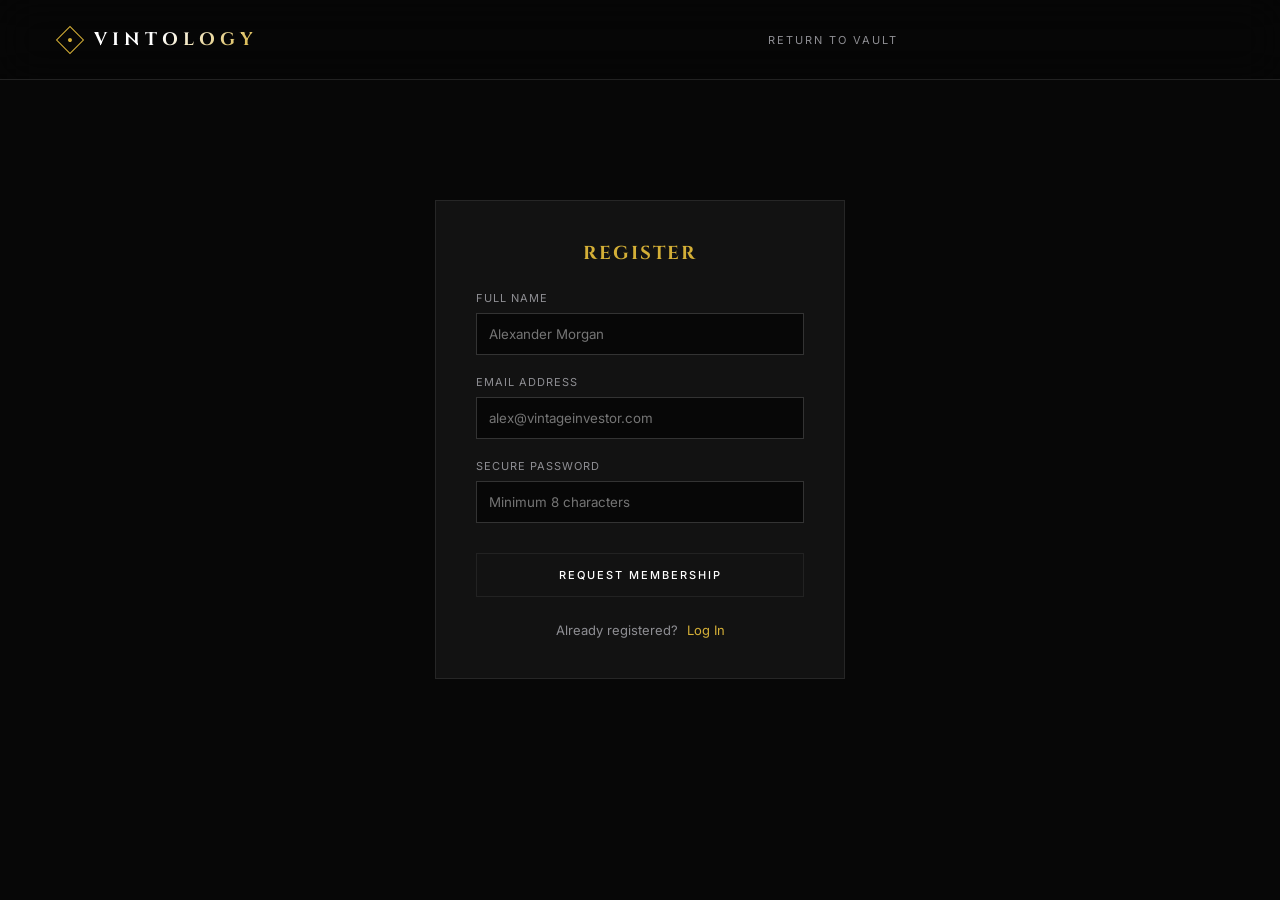
<file: register.html>
<!DOCTYPE html>
<html lang="en">
<head>
    <meta charset="UTF-8">
    <meta name="viewport" content="width=device-width, initial-scale=1.0">
    <title>Request Membership | Vintology</title>
    <link rel="stylesheet" href="css/style.css">
    <link href="https://fonts.googleapis.com/css2?family=Cinzel:wght@600&family=Inter:wght@300;400&display=swap" rel="stylesheet">
    <style>
        .auth-wrapper {
            max-width: 450px;
            margin: 100px auto;
            padding: 20px;
        }
        .auth-box {
            background-color: var(--bg-charcoal);
            border: 1px solid #262626;
            padding: 40px;
        }
        .auth-box h3 {
            font-family: var(--font-serif);
            color: var(--accent-gold);
            margin-bottom: 25px;
            letter-spacing: 2px;
            text-align: center;
        }
        .form-group {
            margin-bottom: 20px;
        }
        .form-group label {
            display: block;
            font-size: 11px;
            text-transform: uppercase;
            color: var(--text-muted);
            margin-bottom: 8px;
            letter-spacing: 1px;
        }
        .form-group input {
            width: 100%;
            padding: 12px;
            background-color: var(--bg-obsidian);
            border: 1px solid #333;
            color: white;
            font-family: var(--font-sans);
        }
        .form-group input:focus {
            border-color: var(--accent-gold);
            outline: none;
        }
        .auth-btn { width: 100%; margin-top: 10px; }
        .auth-switch {
            text-align: center;
            margin-top: 25px;
            font-size: 13px;
            color: var(--text-muted);
        }
        .auth-switch a {
            color: var(--accent-gold);
            text-decoration: none;
            margin-left: 5px;
        }
        .auth-switch a:hover {
            text-decoration: underline;
        }
    </style>
</head>
<body>

    <header class="main-header">
        <!-- Replace the old logo div with this clean brand layout -->
<a href="index.html" class="logo-container">
    <div class="brand-logo-icon"></div>
    <span class="brand-title">Vintology</span>
</a>
        <nav class="nav-links"><a href="index.html">Return to Vault</a></nav>
    </header>

    <main class="auth-wrapper">
        <div class="auth-box">
            <h3>REGISTER</h3>
            <form onsubmit="alert('Membership requested. Private verification link sent to your inbox.'); window.location.href='login.html'; return false;">
                <div class="form-group">
                    <label>Full Name</label>
                    <input type="text" required placeholder="Alexander Morgan">
                </div>
                <div class="form-group">
                    <label>Email Address</label>
                    <input type="email" required placeholder="alex@vintageinvestor.com">
                </div>
                <div class="form-group">
                    <label>Secure Password</label>
                    <input type="password" required placeholder="Minimum 8 characters">
                </div>
                <button type="submit" class="btn btn-secondary auth-btn">REQUEST MEMBERSHIP</button>
            </form>
            <div class="auth-switch">
                Already registered? <a href="login.html">Log In</a>
            </div>
        </div>
    </main>

</body>
</html>
</file>
<file: css/style.css>
/* ==========================================================================
   THE VINTOLOGY DEFINITIVE BRAND STYLE ENGINE
   ========================================================================== */

:root {
    --bg-obsidian: #070707;
    --bg-charcoal: #121212;
    --bg-card: #181818;
    --accent-gold: #D4AF37;
    --accent-gold-hover: #F3E5AB;
    --text-primary: #FFFFFF;
    --text-muted: #8E8E93;
    --border-subtle: #222222;
    --font-serif: 'Cinzel', Georgia, serif;
    --font-sans: 'Inter', system-ui, -apple-system, sans-serif;
    --ease-luxury: cubic-bezier(0.16, 1, 0.3, 1);
}

/* Global Reset & Base Setup */
* {
    margin: 0;
    padding: 0;
    box-sizing: border-box;
}

html {
    scroll-behavior: smooth;
    background-color: var(--bg-obsidian);
    color: var(--text-primary);
    font-family: var(--font-sans);
    -webkit-font-smoothing: antialiased;
}

body {
    padding-top: 80px;
    overflow-x: hidden;
}

/* Premium Custom Scrollbars */
::-webkit-scrollbar {
    width: 6px;
}
::-webkit-scrollbar-track {
    background: var(--bg-obsidian);
}
::-webkit-scrollbar-thumb {
    background: #262626;
    border-radius: 3px;
    transition: background 0.3s var(--ease-luxury);
}
::-webkit-scrollbar-thumb:hover {
    background: var(--accent-gold);
}

/* ==========================================================================
   3-AXIS FIXED HEADER COMPONENT (PERFECTLY CENTERED AXIS ALIGNMENT)
   ========================================================================== */

.main-header {
    display: flex;
    justify-content: space-between;
    align-items: center;
    padding: 0 60px;
    height: 80px;
    background-color: rgba(7, 7, 7, 0.85);
    backdrop-filter: blur(20px);
    -webkit-backdrop-filter: blur(20px);
    border-bottom: 1px solid var(--border-subtle);
    position: fixed;
    top: 0;
    left: 0;
    width: 100%;
    z-index: 1000;
}

/* Axis 1: Left-Aligned Logo Entry */
.logo-container {
    flex: 1;
    display: flex;
    align-items: center;
    gap: 14px;
    cursor: pointer;
    text-decoration: none;
}

.brand-logo-icon {
    width: 20px;
    height: 20px;
    border: 1px solid var(--accent-gold);
    transform: rotate(45deg);
    display: flex;
    align-items: center;
    justify-content: center;
    transition: transform 0.8s var(--ease-luxury);
}

.logo-container:hover .brand-logo-icon {
    transform: rotate(225deg);
}

.brand-logo-icon::after {
    content: '';
    width: 4px;
    height: 4px;
    background-color: var(--accent-gold);
    border-radius: 50%;
}

.brand-title {
    font-family: var(--font-serif);
    font-weight: 700;
    font-size: 18px;
    letter-spacing: 5px;
    background: linear-gradient(135deg, #FFFFFF 40%, var(--accent-gold) 100%);
    -webkit-background-clip: text;
    background-clip: text;
    -webkit-text-fill-color: transparent;
    text-transform: uppercase;
}

/* Axis 2: Center Navigation Links */
.nav-links {
    flex: 2;
    display: flex;
    justify-content: center;
    gap: 40px;
}

.nav-links a {
    font-family: var(--font-sans);
    font-size: 11px;
    font-weight: 400;
    letter-spacing: 2px;
    text-transform: uppercase;
    color: var(--text-muted);
    text-decoration: none;
    position: relative;
    padding: 6px 0;
    transition: color 0.4s var(--ease-luxury);
}

.nav-links a:hover,
.nav-links a.active {
    color: var(--text-primary);
}

/* Luxury Underline Interaction */
.nav-links a::after {
    content: '';
    position: absolute;
    bottom: 0;
    left: 50%;
    width: 0;
    height: 1px;
    background-color: var(--accent-gold);
    transition: width 0.4s var(--ease-luxury), left 0.4s var(--ease-luxury);
}

.nav-links a:hover::after,
.nav-links a.active::after {
    width: 100%;
    left: 0;
}

/* Axis 3: Right-Aligned Action Portals */
.header-actions {
    flex: 1;
    display: flex;
    justify-content: flex-end;
    align-items: center;
    gap: 30px;
}

.account-link {
    font-size: 11px;
    letter-spacing: 2px;
    text-transform: uppercase;
    color: var(--text-muted);
    text-decoration: none;
    transition: color 0.3s ease;
}

.account-link:hover {
    color: var(--accent-gold);
}

.cart-icon {
    font-size: 14px;
    display: flex;
    align-items: center;
    gap: 8px;
    cursor: pointer;
    color: var(--text-primary);
    position: relative;
    transition: transform 0.2s var(--ease-luxury);
}

.cart-icon:hover {
    transform: scale(1.05);
}

.cart-count {
    font-family: var(--font-serif);
    font-size: 12px;
    color: var(--accent-gold);
    background: rgba(212, 175, 55, 0.1);
    padding: 2px 8px;
    border-radius: 10px;
    border: 1px solid rgba(212, 175, 55, 0.2);
    transition: all 0.3s var(--ease-luxury);
}

.cart-count.bump {
    transform: scale(1.3);
    background: rgba(212, 175, 55, 0.3);
}

/* ==========================================================================
   BUTTONS & GENERAL UI ULTRA-DETAILS
   ========================================================================== */

.btn {
    font-family: var(--font-sans);
    font-size: 11px;
    font-weight: 500;
    letter-spacing: 2px;
    text-transform: uppercase;
    text-decoration: none;
    padding: 14px 32px;
    display: inline-block;
    cursor: pointer;
    position: relative;
    overflow: hidden;
    z-index: 1;
    transition: all 0.4s var(--ease-luxury);
}

.btn-primary {
    background-color: var(--accent-gold);
    color: #000000;
    border: 1px solid var(--accent-gold);
}

.btn-primary::before {
    content: '';
    position: absolute;
    top: 0;
    left: -100%;
    width: 100%;
    height: 100%;
    background: linear-gradient(90deg, transparent, rgba(255,255,255,0.4), transparent);
    transition: all 0.6s var(--ease-luxury);
    z-index: -1;
}

.btn-primary:hover::before {
    left: 100%;
}

.btn-primary:hover {
    background-color: transparent;
    color: var(--accent-gold);
    box-shadow: 0 0 25px rgba(212, 175, 55, 0.25);
}

.btn-secondary {
    background-color: transparent;
    color: var(--text-primary);
    border: 1px solid var(--border-subtle);
}

.btn-secondary:hover {
    border-color: var(--text-primary);
    background-color: rgba(255, 255, 255, 0.03);
}

/* ==========================================================================
   HERO INTRO METRIC SCENE
   ========================================================================== */

.hero-section {
    position: relative;
    display: flex;
    align-items: center;
    justify-content: center;
    text-align: center;
    background: radial-gradient(circle at center, #141414 0%, var(--bg-obsidian) 100%);
    padding: 0 20px;
    overflow: hidden;
}

.hero-content {
    position: relative;
    z-index: 2;
    max-width: 900px;
    animation: fadeInHero 1.2s var(--ease-luxury) forwards;
}

@keyframes fadeInHero {
    from { opacity: 0; transform: translateY(20px); }
    to { opacity: 1; transform: translateY(0); }
}

.hero-brand-title {
    font-family: var(--font-serif);
    font-weight: 700;
    font-size: 86px;
    letter-spacing: 18px;
    text-transform: uppercase;
    margin-bottom: 12px;
    background: linear-gradient(135deg, #FFFFFF 30%, var(--accent-gold) 100%);
    -webkit-background-clip: text;
    background-clip: text;
    -webkit-text-fill-color: transparent;
    line-height: 1.1;
}

.hero-content h2 {
    font-family: var(--font-serif);
    font-size: 14px;
    font-weight: 400;
    letter-spacing: 6px;
    color: var(--text-muted);
    margin-bottom: 30px;
}

.hero-content p {
    font-size: 10px;
    letter-spacing: 3px;
    color: var(--accent-gold);
    text-transform: uppercase;
    margin-bottom: 40px;
    opacity: 0.8;
}

.hero-buttons {
    display: flex;
    justify-content: center;
    gap: 20px;
}

/* ==========================================================================
   DYNAMIC CATALOG ARCHITECTURE
   ========================================================================== */

.featured-section {
    max-width: 1400px;
    margin: 0 auto;
    padding: 100px 40px;
}

.section-title {
    font-family: var(--font-serif);
    font-size: 22px;
    letter-spacing: 5px;
    text-align: center;
    margin-bottom: 60px;
    color: var(--text-primary);
    text-transform: uppercase;
}

.product-grid {
    display: grid;
    grid-template-columns: repeat(auto-fill, minmax(280px, 1fr));
    gap: 40px;
    transition: opacity 0.4s var(--ease-luxury);
}

.product-card {
    background-color: var(--bg-charcoal);
    border: 1px solid var(--border-subtle);
    padding: 24px;
    display: flex;
    flex-direction: column;
    cursor: pointer;
    position: relative;
    transition: all 0.5s var(--ease-luxury);
}

.product-card:hover {
    transform: translateY(-10px);
    border-color: #383838;
    box-shadow: 0 20px 40px rgba(0, 0, 0, 0.7);
}

.product-image-container {
    position: relative;
    width: 100%;
    height: 340px;
    background-color: var(--bg-obsidian);
    margin-bottom: 24px;
    overflow: hidden;
    display: flex;
    align-items: center;
    justify-content: center;
}

.product-image-container img {
    max-width: 85%;
    max-height: 85%;
    object-fit: contain;
    transition: transform 0.8s var(--ease-luxury);
}

.product-card:hover .product-image-container img {
    transform: scale(1.08) translateY(-5px);
}

.product-card h4 {
    font-family: var(--font-serif);
    font-size: 16px;
    font-weight: 600;
    letter-spacing: 1px;
    margin-bottom: 8px;
    color: var(--text-primary);
    line-height: 1.4;
}

.product-meta {
    font-size: 12px;
    color: var(--text-muted);
    margin-bottom: 16px;
    font-weight: 300;
}

.product-price {
    font-family: var(--font-serif);
    font-size: 15px;
    color: var(--accent-gold);
    margin-top: auto;
    font-weight: 500;
    letter-spacing: 1px;
}

/* ==========================================================================
   ULTRA-PREMIUM DETAIL VIEW (THE SPLIT ARCHITECTURE)
   ========================================================================== */

.product-detail-view {
    max-width: 1200px;
    margin: 40px auto;
    display: grid;
    grid-template-columns: 1fr 1fr;
    gap: 80px;
    align-items: start;
    animation: fadeInDetail 0.6s var(--ease-luxury) forwards;
}

@keyframes fadeInDetail {
    from { opacity: 0; transform: translateY(15px); }
    to { opacity: 1; transform: translateY(0); }
}

.detail-media-panel {
    background-color: var(--bg-charcoal);
    border: 1px solid var(--border-subtle);
    height: 620px;
    display: flex;
    align-items: center;
    justify-content: center;
    position: relative;
}

.detail-media-panel img {
    max-height: 85%;
    object-fit: contain;
    filter: drop-shadow(0 30px 40px rgba(0,0,0,0.8));
    animation: floatBottle 6s ease-in-out infinite;
}

@keyframes floatBottle {
    0%, 100% { transform: translateY(0); }
    50% { transform: translateY(-10px); }
}

.detail-info-panel {
    display: flex;
    flex-direction: column;
}

.provenance-tag {
    font-size: 11px;
    letter-spacing: 3px;
    text-transform: uppercase;
    color: var(--accent-gold);
    margin-bottom: 15px;
}

.detail-info-panel h1 {
    font-family: var(--font-serif);
    font-size: 44px;
    font-weight: 700;
    letter-spacing: 1px;
    line-height: 1.15;
    margin-bottom: 10px;
}

.detail-info-panel .vintage-year {
    font-family: var(--font-serif);
    font-size: 24px;
    color: var(--text-muted);
    margin-bottom: 30px;
}

.specs-table {
    border-top: 1px solid var(--border-subtle);
    border-bottom: 1px solid var(--border-subtle);
    padding: 24px 0;
    margin-bottom: 35px;
}

.spec-row {
    display: flex;
    justify-content: space-between;
    font-size: 13px;
    padding: 10px 0;
}

.spec-label {
    color: var(--text-muted);
    text-transform: uppercase;
    font-size: 11px;
    letter-spacing: 1px;
}

.spec-value {
    color: var(--text-primary);
}

.product-description-text {
    font-size: 14px;
    line-height: 1.75;
    color: #CCCCCC;
    margin-bottom: 45px;
    font-weight: 300;
}

.detail-price-action-row {
    display: flex;
    align-items: center;
    justify-content: space-between;
    padding-top: 25px;
    border-top: 1px solid rgba(255,255,255,0.03);
}

.detail-price-display {
    font-family: var(--font-serif);
    font-size: 30px;
    color: var(--text-primary);
}

.back-to-vault-link {
    display: inline-flex;
    align-items: center;
    color: var(--text-muted);
    text-decoration: none;
    font-size: 11px;
    text-transform: uppercase;
    letter-spacing: 2px;
    margin-bottom: 35px;
    transition: color 0.3s ease;
}

.back-to-vault-link:hover {
    color: var(--accent-gold);
}

/* ==========================================================================
   SLIDE-OUT PERSISTENT DRAWER CAPABILITIES
   ========================================================================== */

.cart-drawer {
    position: fixed;
    top: 0;
    right: -460px;
    width: 450px;
    height: 100vh;
    background-color: var(--bg-charcoal);
    border-left: 1px solid var(--border-subtle);
    box-shadow: -15px 0 40px rgba(0, 0, 0, 0.6);
    z-index: 2000;
    display: flex;
    flex-direction: column;
    transition: right 0.5s var(--ease-luxury);
}

.cart-drawer.open {
    right: 0;
}

.drawer-overlay {
    position: fixed;
    top: 0;
    left: 0;
    width: 100vw;
    height: 100vh;
    background-color: rgba(0, 0, 0, 0.75);
    backdrop-filter: blur(5px);
    -webkit-backdrop-filter: blur(5px);
    z-index: 1999;
    display: none;
    opacity: 0;
    transition: opacity 0.4s ease;
}

.drawer-overlay.open {
    display: block;
    opacity: 1;
}

.drawer-header {
    padding: 30px;
    border-bottom: 1px solid var(--border-subtle);
    display: flex;
    justify-content: space-between;
    align-items: center;
}

.drawer-header h3 {
    font-family: var(--font-serif);
    letter-spacing: 3px;
    font-size: 16px;
    color: var(--accent-gold);
}

.close-drawer-btn {
    background: none;
    border: none;
    color: var(--text-muted);
    font-size: 20px;
    cursor: pointer;
    transition: color 0.3s ease;
}

.close-drawer-btn:hover {
    color: var(--text-primary);
}

.drawer-content {
    flex: 1;
    overflow-y: auto;
    padding: 30px;
}

.empty-cart-message {
    text-align: center;
    color: var(--text-muted);
    font-size: 12px;
    letter-spacing: 1px;
    margin-top: 40px;
}

.cart-item {
    display: flex;
    align-items: center;
    gap: 15px;
    margin-bottom: 24px;
    padding-bottom: 24px;
    border-bottom: 1px solid rgba(255, 255, 255, 0.03);
    animation: itemSlideIn 0.4s var(--ease-luxury) forwards;
}

@keyframes itemSlideIn {
    from { opacity: 0; transform: translateX(20px); }
    to { opacity: 1; transform: translateX(0); }
}

.cart-item-info {
    flex: 1;
}

.cart-item-title {
    font-family: var(--font-serif);
    font-size: 13px;
    letter-spacing: 1px;
    margin-bottom: 6px;
    line-height: 1.4;
}

.cart-item-price {
    color: var(--accent-gold);
    font-size: 12px;
}

.remove-item-btn {
    background: none;
    border: none;
    color: #A33;
    cursor: pointer;
    font-size: 11px;
    text-transform: uppercase;
    letter-spacing: 1px;
    transition: color 0.2s ease;
}

.remove-item-btn:hover {
    color: #F55;
}

.drawer-footer {
    padding: 30px;
    border-top: 1px solid var(--border-subtle);
    background-color: var(--bg-obsidian);
}

.summary-row {
    display: flex;
    justify-content: space-between;
    font-family: var(--font-serif);
    font-size: 14px;
    letter-spacing: 2px;
    margin-bottom: 25px;
}

.checkout-btn {
    width: 100%;
    text-align: center;
}

/* ==========================================================================
   EXCLUSIVE EVENTS TIMELINE ARCHITECTURE
   ========================================================================== */

.events-container {
    max-width: 900px;
    margin: 0 auto;
    display: flex;
    flex-direction: column;
    gap: 40px;
}

.event-card {
    background-color: var(--bg-charcoal);
    border: 1px solid var(--border-subtle);
    display: flex;
    transition: all 0.5s var(--ease-luxury);
}

.event-card:hover {
    border-color: #383838;
    box-shadow: 0 15px 35px rgba(0,0,0,0.5);
    transform: translateY(-3px);
}

.event-meta-box {
    padding: 40px;
    background-color: rgba(255, 255, 255, 0.01);
    border-right: 1px solid var(--border-subtle);
    width: 220px;
    display: flex;
    flex-direction: column;
    justify-content: center;
    align-items: center;
    text-align: center;
}

.event-date {
    font-family: var(--font-serif);
    font-size: 24px;
    font-weight: 700;
    letter-spacing: 2px;
    color: var(--accent-gold);
    margin-bottom: 6px;
}

.event-location {
    font-size: 10px;
    letter-spacing: 2px;
    color: var(--text-muted);
    text-transform: uppercase;
}

.event-details {
    flex: 1;
    padding: 40px;
    display: flex;
    flex-direction: column;
}

.event-details h4 {
    font-family: var(--font-serif);
    font-size: 18px;
    letter-spacing: 1px;
    margin-bottom: 12px;
    line-height: 1.35;
}

.event-desc {
    font-size: 13px;
    line-height: 1.65;
    color: var(--text-muted);
    font-weight: 300;
    margin-bottom: 25px;
}

.event-footer-row {
    display: flex;
    justify-content: space-between;
    align-items: center;
    margin-top: auto;
    padding-top: 15px;
    border-top: 1px solid rgba(255,255,255,0.02);
}

.event-price {
    font-family: var(--font-serif);
    font-size: 14px;
    letter-spacing: 1px;
    color: var(--text-primary);
}

/* ==========================================================================
   FOOTER ARCHITECTURE
   ========================================================================== */

.main-footer {
    border-top: 1px solid var(--border-subtle);
    padding: 50px 60px;
    background-color: var(--bg-obsidian);
    text-align: center;
    font-size: 10px;
    letter-spacing: 2px;
    color: #555555;
}
/* ==========================================================================
   PORTAL INTERFACE AUTHENTICATION STYLES
   ========================================================================== */

.login-wrapper {
    background-color: var(--bg-charcoal);
    border: 1px solid var(--border-subtle);
    max-width: 480px;
    width: 100%;
    padding: 50px 40px;
    text-align: center;
    box-shadow: 0 25px 50px rgba(0, 0, 0, 0.5);
    animation: fadeInHero 0.8s var(--ease-luxury) forwards;
}

.login-title {
    font-family: var(--font-serif);
    font-size: 24px;
    letter-spacing: 4px;
    margin-bottom: 12px;
}

.login-subtitle {
    font-size: 12px;
    color: var(--text-muted);
    line-height: 1.6;
    margin-bottom: 40px;
    font-weight: 300;
}

.login-form {
    display: flex;
    flex-direction: column;
    gap: 25px;
}

/* Floating Input Architectural Containers */
.input-group {
    position: relative;
    width: 100%;
}

.input-group input {
    width: 100%;
    padding: 16px 12px 10px 12px;
    background-color: var(--bg-obsidian);
    border: 1px solid var(--border-subtle);
    color: var(--text-primary);
    font-family: var(--font-sans);
    font-size: 13px;
    outline: none;
    transition: border-color 0.3s var(--ease-luxury);
}

.input-group input:focus {
    border-color: var(--accent-gold);
}

/* Floating label mechanics using CSS sibling positioning rules */
.input-group label {
    position: absolute;
    left: 12px;
    top: 50%;
    transform: translateY(-50%);
    font-size: 10px;
    letter-spacing: 2px;
    color: var(--text-muted);
    pointer-events: none;
    transition: all 0.3s var(--ease-luxury);
}

.input-group input:focus + label,
.input-group input:not(:placeholder-shown) + label {
    top: 10px;
    font-size: 8px;
    color: var(--accent-gold);
}

.auth-options {
    display: flex;
    justify-content: space-between;
    align-items: center;
    font-size: 11px;
    letter-spacing: 1px;
    color: var(--text-muted);
}

.remember-me {
    display: flex;
    align-items: center;
    gap: 8px;
    cursor: pointer;
}

.remember-me input {
    accent-color: var(--accent-gold);
}

.forgot-link {
    color: var(--text-muted);
    text-decoration: none;
    transition: color 0.2s ease;
}

.forgot-link:hover {
    color: var(--accent-gold);
}

.login-submit-btn {
    width: 100%;
    margin-top: 10px;
}
</file>
